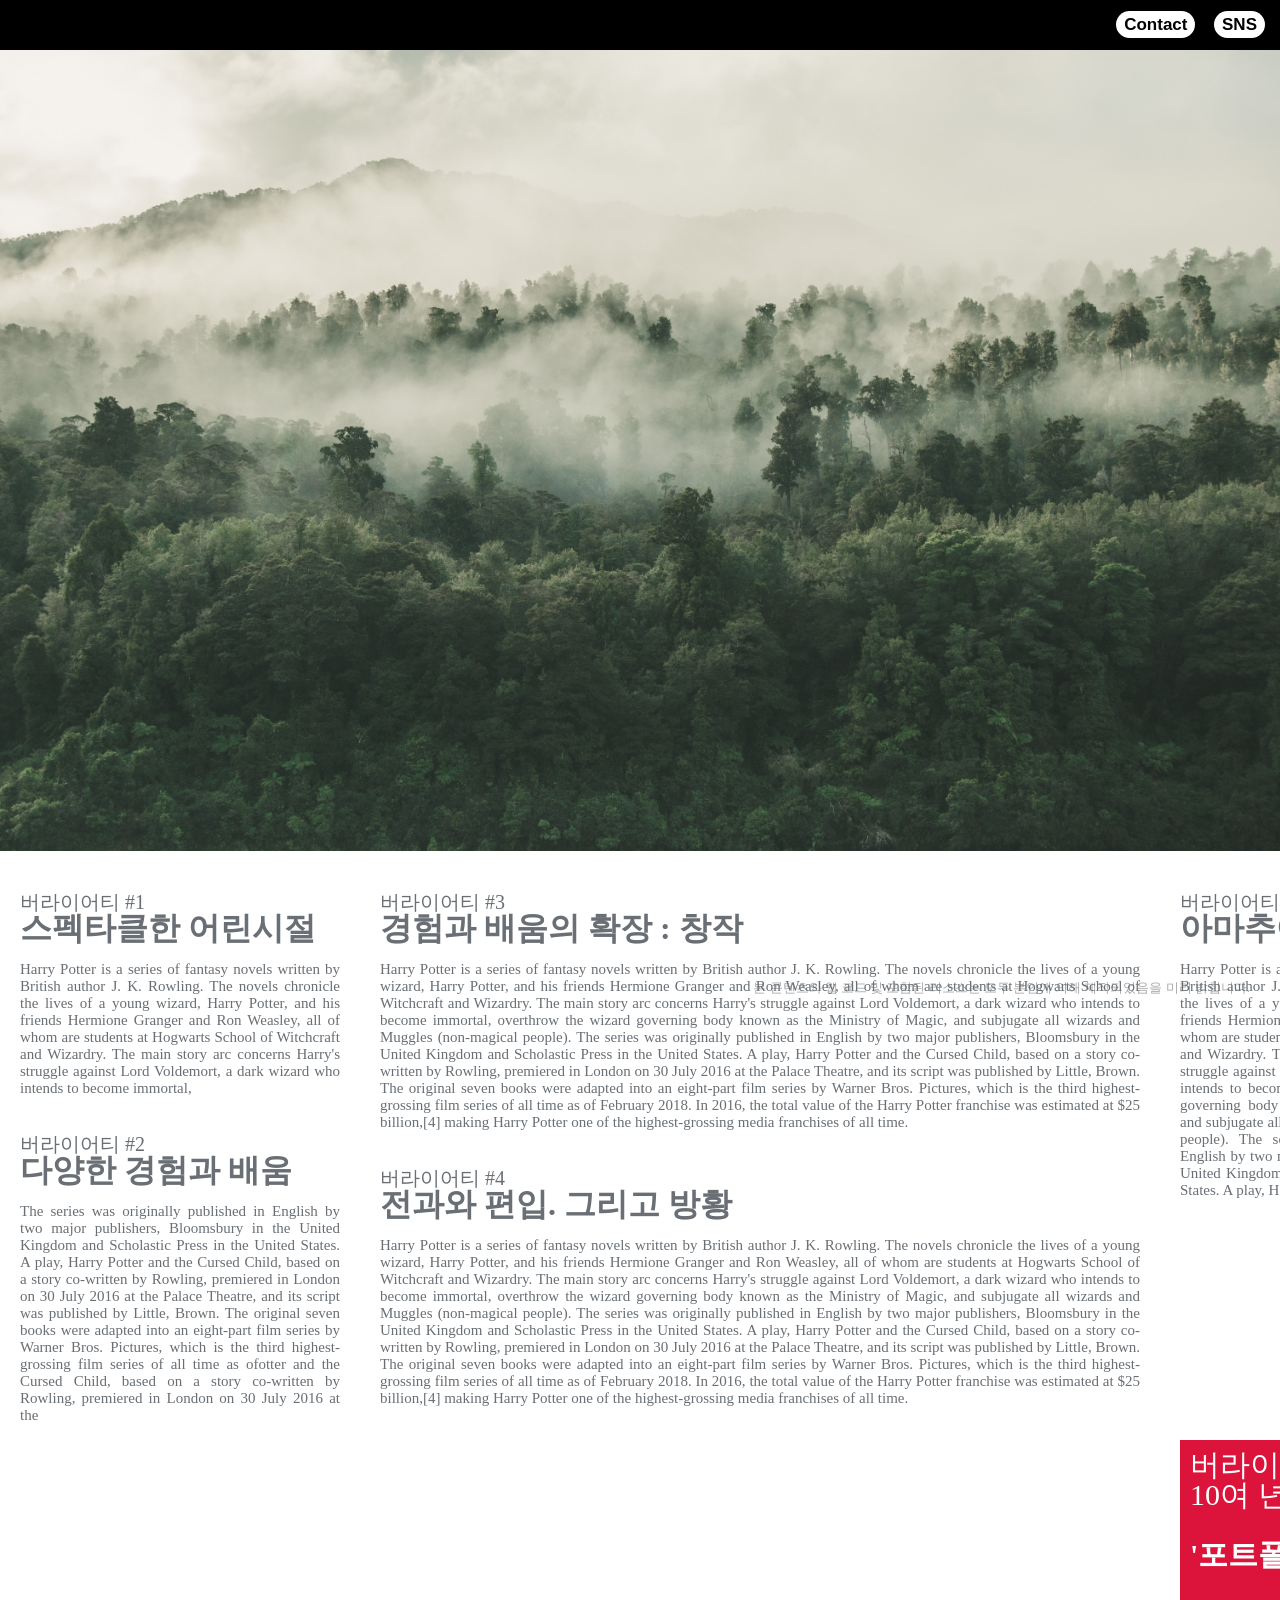
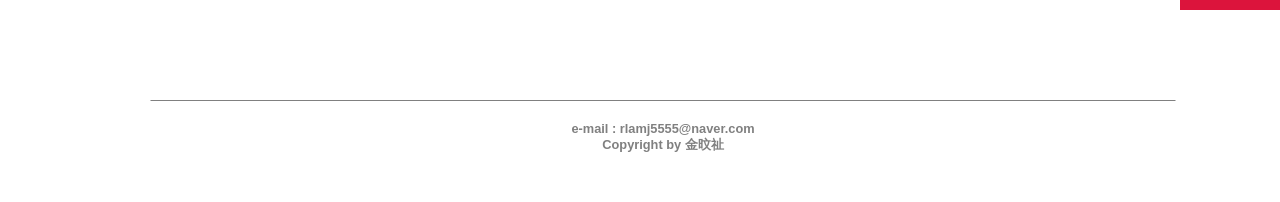
<file: web_file/index.html>
<!DOCTYPE html>
<html lang="ko">
<head>
    <meta charset="UTF-8">
    <title>Fedrick</title>
    <link rel="shortcut icon" href="images/favicon.ico">
    <link rel="stylesheet" href="./reset.css">
    <link rel="stylesheet" href="./project_port.css">
 
    <style>
    </style>
</head>
<body>
    <div id = "wrap">
        
            <span class = "top_img"><img src="../image_source/Photo%20by%20Tobias%20Tullius%20on%20Unsplash.jpg" alt="#"></span>
            <span class = "black"></span>
            <span class="text">"프로를 꿈꾸는 아마추어 인생 플레이어!"</span>
            <span class="small"><span class = "life">'이번 생은 처음이라'</span> 서투른 <br>버라이어티한 인생기</span>
            <span class="right">본 콘텐츠와 웹 코드 및 포함된 리소스는 모두 본인에 의해 제작되었음을 미리 밝힙니다.</span>
            <div class="me">
                <h1 class="me"><span class = "cont">버라이어티 #1</span><br>스펙타클한 어린시절</h1>
                <p class="me">
                    Harry Potter is a series of fantasy novels written by British author J. K. Rowling. The novels chronicle the lives of a young wizard, Harry Potter, and his friends Hermione Granger and Ron Weasley, all of whom are students at Hogwarts School of Witchcraft and Wizardry. The main story arc concerns Harry's struggle against Lord Voldemort, a dark wizard who intends to become immortal, 
                </p>
                
                <h1 class = "2ndme"><span class = "cont">버라이어티 #2</span><br>다양한 경험과 배움</h1>
                <p class = "2ndme">   
                    The series was originally published in English by two major publishers, Bloomsbury in the United Kingdom and Scholastic Press in the United States. A play, Harry Potter and the Cursed Child, based on a story co-written by Rowling, premiered in London on 30 July 2016 at the Palace Theatre, and its script was published by Little, Brown. The original seven books were adapted into an eight-part film series by Warner Bros. Pictures, which is the third highest-grossing film series of all time as ofotter and the Cursed Child, based on a story co-written by Rowling, premiered in London on 30 July 2016 at the 

                </p>
            </div>

            <div class="sound">
                <h1 class="sound"><span class = "cont">버라이어티 #3</span><br>경험과 배움의 확장 : 창작</h1>
                <p class="sound">
                    Harry Potter is a series of fantasy novels written by British author J. K. Rowling. The novels chronicle the lives of a young wizard, Harry Potter, and his friends Hermione Granger and Ron Weasley, all of whom are students at Hogwarts School of Witchcraft and Wizardry. The main story arc concerns Harry's struggle against Lord Voldemort, a dark wizard who intends to become immortal, overthrow the wizard governing body known as the Ministry of Magic, and subjugate all wizards and Muggles (non-magical people).

                    The series was originally published in English by two major publishers, Bloomsbury in the United Kingdom and Scholastic Press in the United States. A play, Harry Potter and the Cursed Child, based on a story co-written by Rowling, premiered in London on 30 July 2016 at the Palace Theatre, and its script was published by Little, Brown. The original seven books were adapted into an eight-part film series by Warner Bros. Pictures, which is the third highest-grossing film series of all time as of February 2018. In 2016, the total value of the Harry Potter franchise was estimated at $25 billion,[4] making Harry Potter one of the highest-grossing media franchises of all time.

                </p>
                
                
                  <h1 class="sound_2"><span class = "cont">버라이어티 #4</span><br>전과와 편입. 그리고 방황</h1>
                <p class="sound_2">
                    Harry Potter is a series of fantasy novels written by British author J. K. Rowling. The novels chronicle the lives of a young wizard, Harry Potter, and his friends Hermione Granger and Ron Weasley, all of whom are students at Hogwarts School of Witchcraft and Wizardry. The main story arc concerns Harry's struggle against Lord Voldemort, a dark wizard who intends to become immortal, overthrow the wizard governing body known as the Ministry of Magic, and subjugate all wizards and Muggles (non-magical people).

                    The series was originally published in English by two major publishers, Bloomsbury in the United Kingdom and Scholastic Press in the United States. A play, Harry Potter and the Cursed Child, based on a story co-written by Rowling, premiered in London on 30 July 2016 at the Palace Theatre, and its script was published by Little, Brown. The original seven books were adapted into an eight-part film series by Warner Bros. Pictures, which is the third highest-grossing film series of all time as of February 2018. In 2016, the total value of the Harry Potter franchise was estimated at $25 billion,[4] making Harry Potter one of the highest-grossing media franchises of all time.

                </p>
        </div>
        
        <div class=graphic>
            <h1 class="graphic"><span class = "cont">버라이어티 #5</span><br>아마추어지만 괜찮아.</h1>
            <p class="graphic">
                Harry Potter is a series of fantasy novels written by British author J. K. Rowling. The novels chronicle the lives of a young wizard, Harry Potter, and his friends Hermione Granger and Ron Weasley, all of whom are students at Hogwarts School of Witchcraft and Wizardry. The main story arc concerns Harry's struggle against Lord Voldemort, a dark wizard who intends to become immortal, overthrow the wizard governing body known as the Ministry of Magic, and subjugate all wizards and Muggles (non-magical people).

                The series was originally published in English by two major publishers, Bloomsbury in the United Kingdom and Scholastic Press in the United States. A play, Harry Potter and the 
                
            </p>
        </div>
    
       
        <span class="portfolio"><a href="./port_cont.html">버라이어티한 그녀의, <br>10여 년간의 행적. <br><br><span class = "zoom">'포트폴리오'</span></a></span>
        
      
  <!--      
        <ul class="left_mnu">
            <li class="me">Me</li>
            <li class="sound">compose/Sound Design</li>
            <li class="">Graphic</li>
        </ul>        
        -->
    </div>
     <ul class="tp_mnu">
         <li class="contact"><a href="./contact.html">Contact</a></li>
            <li class="sns"><a href="./sns.html">SNS</a></li>
     </ul>
     <footer>e-mail : rlamj5555@naver.com <br>Copyright by 金旼祉</footer>
  
    
</body>
</html>











<!--다들 하니까 하는 일이 아니라 내가 하고 싶어서 하는 일을 하자.-->
</file>
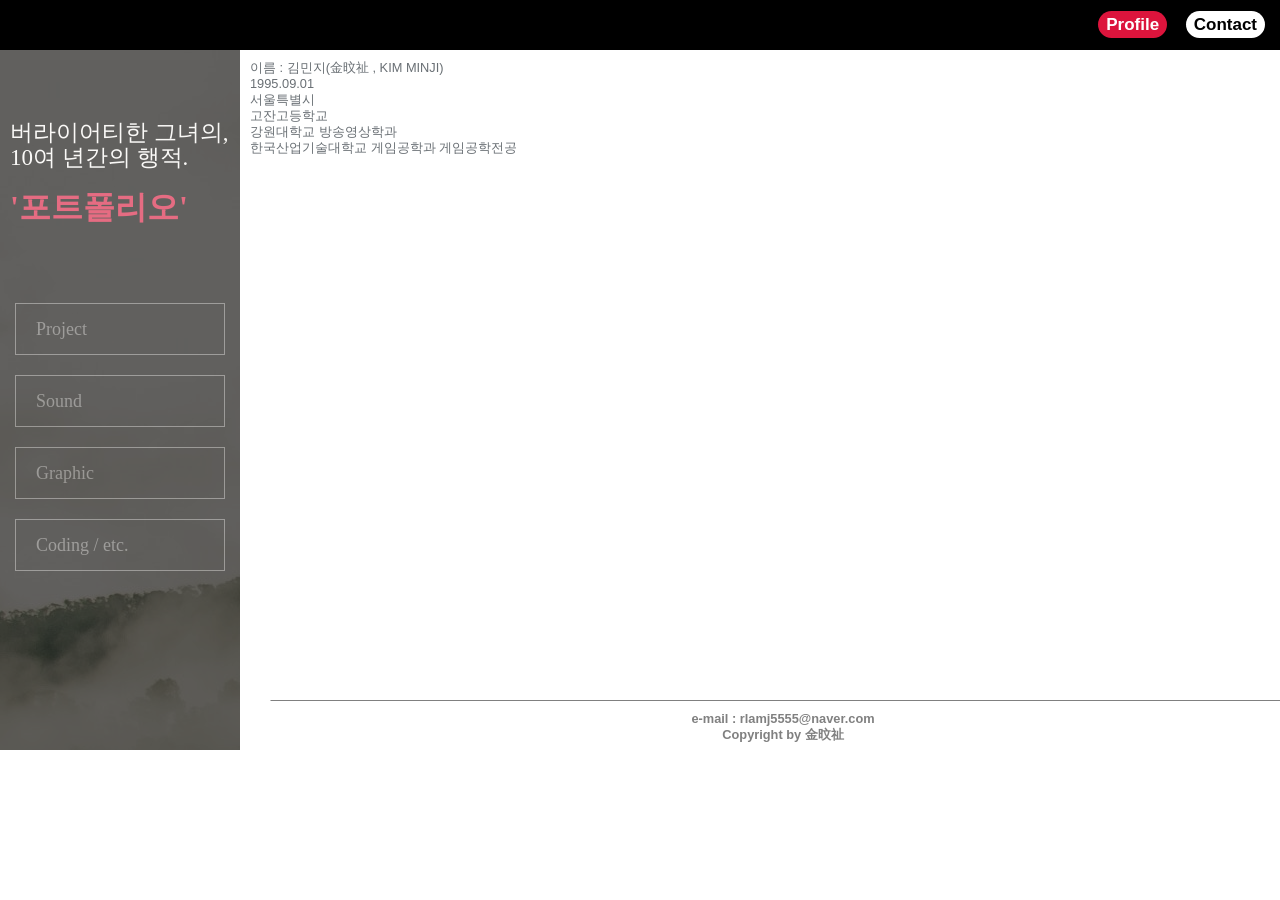
<file: contact.html>
<!DOCTYPE html>
<html lang="ko">
<head>
    <meta charset="UTF-8">
    <title>Portfolio</title>
    <link rel="shortcut icon" href="images/favicon.ico">
    <link rel="stylesheet" href="./reset.css">
    <link rel="stylesheet" href="./contact.css">
 
    <style>
    </style>
</head>
<body>
    <div id = "wrap">
    </div>
     <ul class="tp_mnu">
         <li class="contact"><a href="./contact.html">Profile</a></li>
            <li class="sns"><a href="./sns.html">Contact</a></li>
     </ul>
     
     <div class="backimg">     
     </div>
     
     <div class="left">
          <h1 class="tit">버라이어티한 그녀의, <br>10여 년간의 행적. <br><br><span class = "font">'포트폴리오'</span></h1>
         
         <ul class="left">
            <a href="./port_project.html"><li class="etc">Project</li></a>
            <a href="./port_sound.html"><li class="sound">Sound</li></a>
            <a href="#"><li class="graphic">Graphic</li></a>
            <a href="#"><li class="programming">Coding / etc.</li></a>
<!--            <a href="#"><li class="etc">etc.</li></a>-->
         </ul>
     </div>
     
     
     <div class="cent">
         <span class="pht"></span>
         <ul class="profile">
             <li class="name">이름 : 김민지(金旼祉
             , KIM MINJI)</li>
             <li class="birth">1995.09.01</li>
             <li class="address">서울특별시</li>
             <li class="school">
                 <ul class="sch">
                     <li class="high">고잔고등학교</li>
                     <li class="frst_univ">강원대학교 방송영상학과</li>
                     <li class="2nd_univ">한국산업기술대학교 게임공학과 게임공학전공 </li>
                 </ul>
             </li>
             <li class="contest"></li>
             <li class="sns"></li>
         </ul>
         
     </div>
    
     <footer>e-mail : rlamj5555@naver.com <br>Copyright by 金旼祉</footer>
  
    
</body>
</html>
</file>
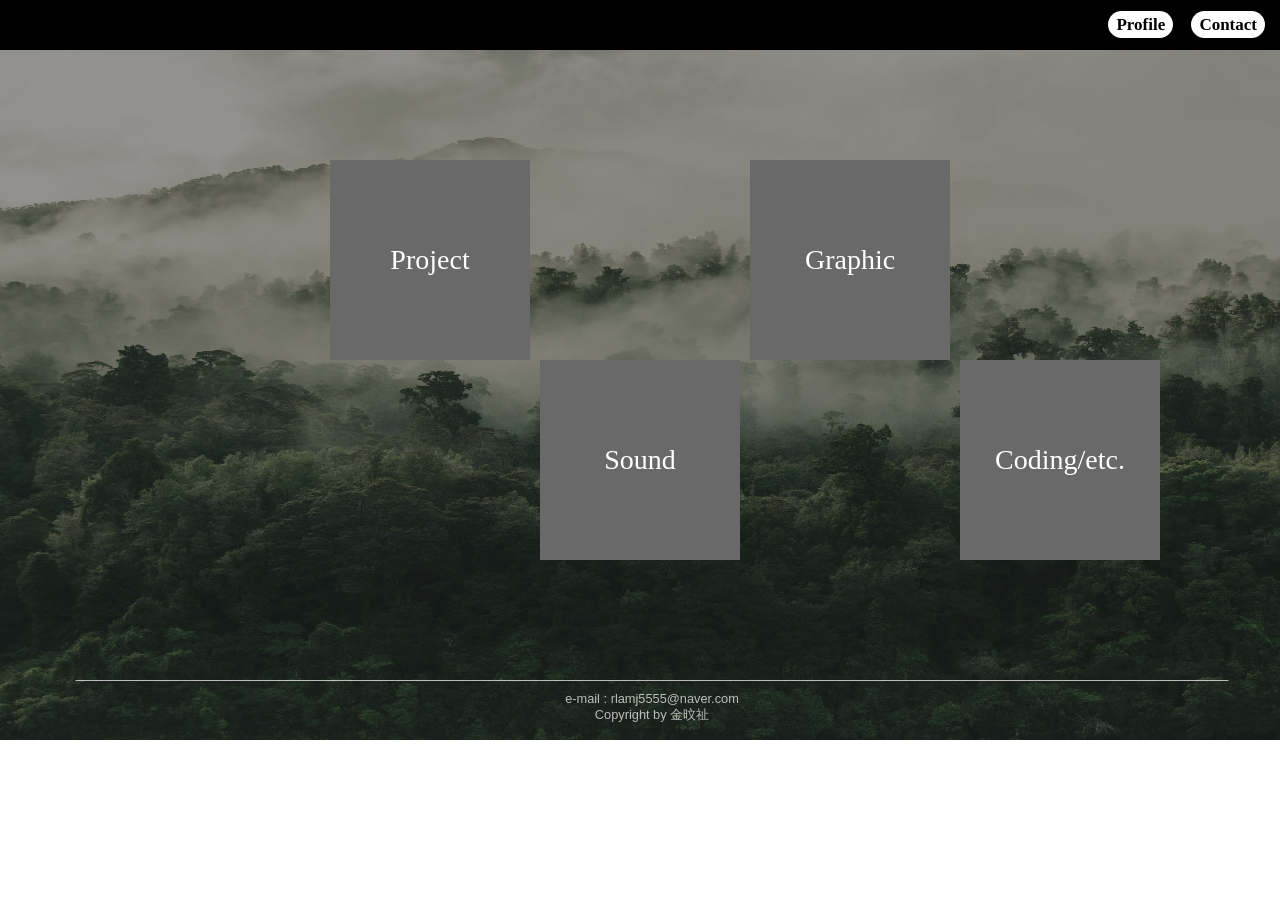
<file: port_cont.html>
<!DOCTYPE html>
<html lang="ko">
<head>
    <meta charset="UTF-8">
    <title>Portfolio</title>
    <link rel="shortcut icon" href="images/favicon.ico">
    <link rel="stylesheet" href="./reset.css">
    <link rel="stylesheet" href="./port_cont.css">
 
    <style>
    </style>
</head>
<body>
    <div id = "wrap">
        <ul class="tp_mnu">
         <li class="contact"><a href="./contact.html">Profile</a></li>
            <li class="sns"><a href="./sns.html">Contact</a></li>
     </ul>
     
     <div class="backimg">
     <img src="../image_source/Photo%20by%20Tobias%20Tullius%20on%20Unsplash.jpg" alt="">  
     
      <p class="filter"></p>        
      
     </div>
     
   <div class="mnu">
       <a href="../web_file/port_project.html"> <p class="frst">
       <span class="tx">Project</span>
       <span class="bg">
           <img src="../design_file/hes/hes_1x1.jpg" alt="#">
           </span>
           </p>
       </a>
    
    
  
       <a href="../web_file/port_sound.html"> <p class="sec"> <span class="bg"><img src="../design_file/nwc_1x1.png" alt="#">
           </span>
       <span class="tx">Sound</span></p>
       </a>
     
    
   
       <a href="../web_file/port_graphic.html"> <p class="thrd"><span class="tx">Graphic</span>
       <span class="bg"><img src="../design_file/piano/piano_1x1.jpg" alt="#">
           </span></p></a>
    
    
     
       <a href="../web_file/port_programming.html"><p class="four"><span class="bg"><img src="../design_file/coding_1x1.png" alt="#">
           </span>
        <span class="tx">Coding/etc.</span></p></a>
         </div>
       


     
    </div>
    
     <footer>e-mail : rlamj5555@naver.com <br>Copyright by 金旼祉</footer>
  
    
</body>
</html>
</file>
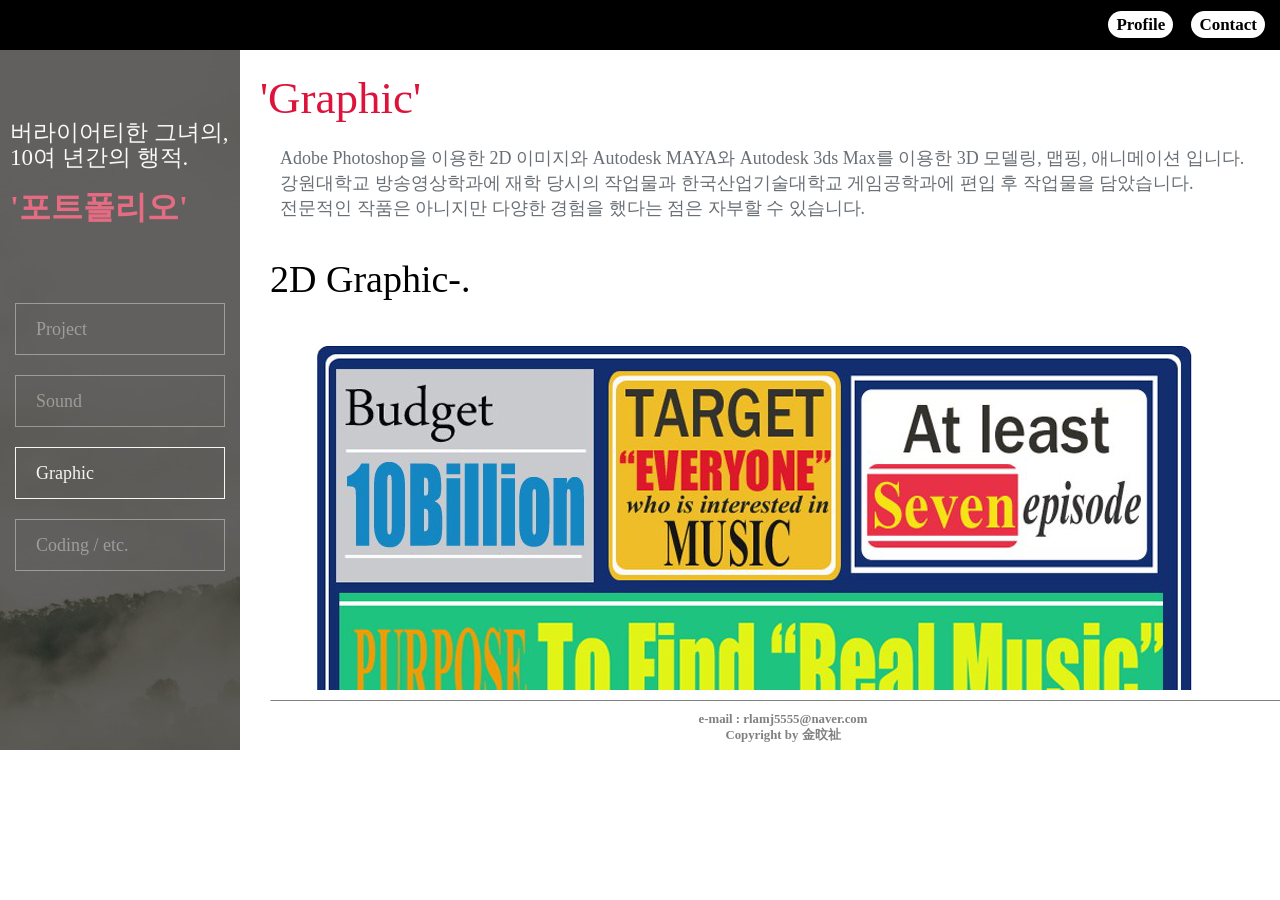
<file: port_graphic.html>
<!DOCTYPE html>
<html lang="ko">
<head>
    <meta charset="UTF-8">
    <title>Portfolio</title>
    <link rel="shortcut icon" href="images/favicon.ico">
    <link rel="stylesheet" href="./reset.css">
    <link rel="stylesheet" href="./port_graphic.css">
</head>
<body>
   <div id="wrap">
    
     <ul class="tp_mnu">
         <li class="contact"><a href="./contact.html">Profile</a></li>
            <li class="sns"><a href="./sns.html">Contact</a></li>
     </ul>
     
     <div class="backimg">     
     </div>
     
     <div class="left">
          <h1 class="tit">버라이어티한 그녀의, <br>10여 년간의 행적. <br><br><span class = "font">'포트폴리오'</span></h1>
         <ul class="left">
            <a href="./port_project.html"><li class="etc">Project</li></a>
            <a href="./port_sound.html"><li class="sound">Sound</li></a>
            <a href="./port_graphic.html"><li class="graphic">Graphic</li></a>
            <a href="./port_programming.html"><li class="programming">Coding / etc.</li></a>
<!--            <a href="./port_programming.html"><li class="etc">etc.</li></a>-->
         </ul>
     </div>
     
     
     <div class="cent">
         <h1>'Graphic'</h1>
         <p class = "reason">
              Adobe Photoshop을 이용한 2D 이미지와 Autodesk MAYA와 Autodesk 3ds Max를 이용한 3D 모델링, 맵핑, 애니메이션 입니다. <br>강원대학교 방송영상학과에 재학 당시의 작업물과 한국산업기술대학교 게임공학과에 편입 후 작업물을 담았습니다. <br> 전문적인 작품은 아니지만 다양한 경험을 했다는 점은 자부할 수 있습니다.

         </p>
         
         
         <div class="maya">
             <h2>2D Graphic-.</h2>
             <div class = "maya">
               <span class="desc"></span>
               <div class="art_1">
                    <img class = "main" src="../design_file/broadcast/label.png" alt="#">
                    
                    <img class = "red"  src="../design_file/broadcast/label_2.jpg" alt="#">
                    
                    <img class = "green-grey" src="../design_file/broadcast/label_3.jpg" alt="#">
                    
                    <img class = "circle" src="../design_file/broadcast/6.jpg" alt="#">
                    
                    <p>
                        <span class = "title">
                        Retro Label Design</span><br><br>
                        Date : 2014.10.28 <br>
                        Graphic Tool : Adobe Photoshop CS3 Extended <br>Description : 
                        방송영상학과 1학년에 재학 중일 당시 수강했던 그래픽 수업에서 방송 프로그램의 포맷을 자유롭게 이미지로 표현해보는, <br><span class = "space"> 조금은 난해하고 어려운 과제를 수행하게되었습니다. </span><br><span class = "space">저는 색의 균형에 힘써, 오디션 프로그램의 포맷을 레트로한 무드의 라벨 디자인으로 표현했습니다.</span> 
                   </p>
               </div>          
               
               <div class="tabaco">
                    <img class = "tabaco" src="../design_file/tabaco/KakaoTalk_20151212_221151552.jpg"; alt="#">
                    
                     <img src="../design_file/tabaco/7.jpg" alt="" class="model">
                     
                      <img src="../design_file/tabaco/8.jpg" alt="" class="mapping"> 
                    <p>
                        <span class = "title">제9회 흡연에티켓 공모전</span><br><br>
                        Date : 2017.12.12 <br>
                        Graphic Tool : Autodesk MAYA, Adobe Photoshop CS3 Extended <br>
                        Description : 2015년 12월에 진행된 한국 필립모리스(주)가 주최하는 제9회 흡연에티켓 공모전에 출품했던 작품입니다. <br> <span class="space">담배를 MAYA를 이용해 모델링하고 포토샵으로 작업한 텍스처를 맵핑했습니다. </span><br><span class="space">처음 참여했던 공모전이기 때문에 의미가 큽니다.
                        </span>
                   </p>
               </div>      
               
             
         <div class="max">
             <h2 class="tit">3D Graphic-.</h2>
               <div class="art_3">
                    <img class = "hand_1" src="../design_file/hands/1.jpg"; alt="#"> 
                    <img class = "hand_2" src="../design_file/hands/2.jpg"; alt="#"> 
                    <img class = "hand_3" src="../design_file/hands/3.jpg"; alt="#"> 
                    <img class = "hand_4" src="../design_file/hands/4.jpg"; alt="#"> 
                  
                    <p>
                        <span class = "title">hands</span><br><br>
                        Date : 2015.10.28 <br>
                        Graphic Tool : Autodesk MAYA, Adobe Photoshop CS3 Extended <br>
                        Description : 2학년이 되어 수강하게 된 '컴퓨터그래픽스' 과목의 수업 방식은 특별했습니다. <span class="space"> <br>교수님께서는MAYA라는 프로그램을 설치하게 하신 후 독학으로 프로그램을 공부하는 것을 과제로 내주셨습니다.</span> <span class="space"> <br>그리고 이를 평가하기 위해 자신의 손을 만들어 제출하는 것을 프로젝트로 하여 성적을 주신다고 했습니다.</span><br> <span class="space">이 작업이 의미를 가지는 이유는, 제가 처음으로 MAYA라는 툴을 이용하여 만들어낸 작품이라는 의의 때문입니다.</span>
                   </p>
               </div>  
               
               
               <div class="piano">
                    <img class = "piano_1" src="../design_file/piano/1.jpg"; alt="#"> 
                    <img src="../design_file/piano/2.jpg" alt="#" class="piano_2">
                     <img src="../design_file/piano/3.jpg" alt="#" class="piano_3">
                      <img src="../design_file/piano/4.jpg" alt="#" class="piano_4">
                       <img src="../design_file/piano/5.jpg" alt="#" class="piano_5">
                       <img src="../design_file/piano/6.jpg" alt="#" class="piano_6">
                    <p>
                        <span class = "title">Piano Musicbox</span><br><br>
                        Date : 2015.12.16 <br>
                        Graphic Tool : Autodesk MAYA, Adobe Photoshop CS3 Extended <br>
                        Description : 방송영상학과에 재학 중일 당시 저는 그래픽과 음향 공부에 빠져있었습니다. <span class="space"> <br>수강 중이던 '컴퓨터그래픽스' 과목에서 자유 주제로 MAYA를 이용한 프로젝트를 진행하게 되었습니다.</span> <span class="space"> <br>저는 자연스럽게 평소에 사랑하던 피아노를 주제로 하게 되었고, 제작하게 되었습니다. </span><br> <span class="space">멘탈레이를 통한 렌더링 작업을 한 모습입니다.</span>
                   </p>
               </div>  
            
            
            </div>
         </div>
         
         </div>
         
         
     <!--    
          <div class="max">
             <h2>Video(Graphic)-.</h2>
             <p class = "reason">
 
             </p>
         
             <span class="desc"></span>
                  <div class="art_1">
                    <img class = "album_1" src="../album_art/green.jpg"; alt="#"> 
                    <p>
                        <span class = "title">Day Dreaming</span><br><br>
                        date : 2018.1.1 <br>
                        graphic-tool : Autodesk MAYA <br>
                        description : and the Cursed Child, based on a story co-written by Rowling, <br>premiered in London on 30 July 2016 at the Palace Theatre, and its ild, based on a story co-writte
                   </p>
               </div>          
               
               <div class="art_2">
                    <img class = "album_1" src="../album_art/green.jpg"; alt="#"> 
                    <p>
                        <span class = "title">Day Dreaming</span><br><br>
                        date : 2018.1.1 <br>
                        graphic-tool : Autodesk MAYA <br>
                        description : and the Cursed Child, based on a story co-written by Rowling, <br>premiered in London on 30 July 2016 at the Palace Theatre, and its ild, based on a story co-writte
                   </p>
               </div>      
               
               <div class="art_3">
                    <img class = "album_1" src="../album_art/green.jpg"; alt="#"> 
                    <p>
                        <span class = "title">Day Dreaming</span><br><br>
                        date : 2018.1.1 <br>
                        graphic-tool : Autodesk MAYA <br>
                        description : and the Cursed Child, based on a story co-written by Rowling, <br>premiered in London on 30 July 2016 at the Palace Theatre, and its ild, based on a story co-writte
                   </p>
               </div>  
               
         
         
         </div>-->
     </div>
    
     <footer>e-mail : rlamj5555@naver.com <br>Copyright by 金旼祉</footer>
  
</div>
</body>
</html>
</file>
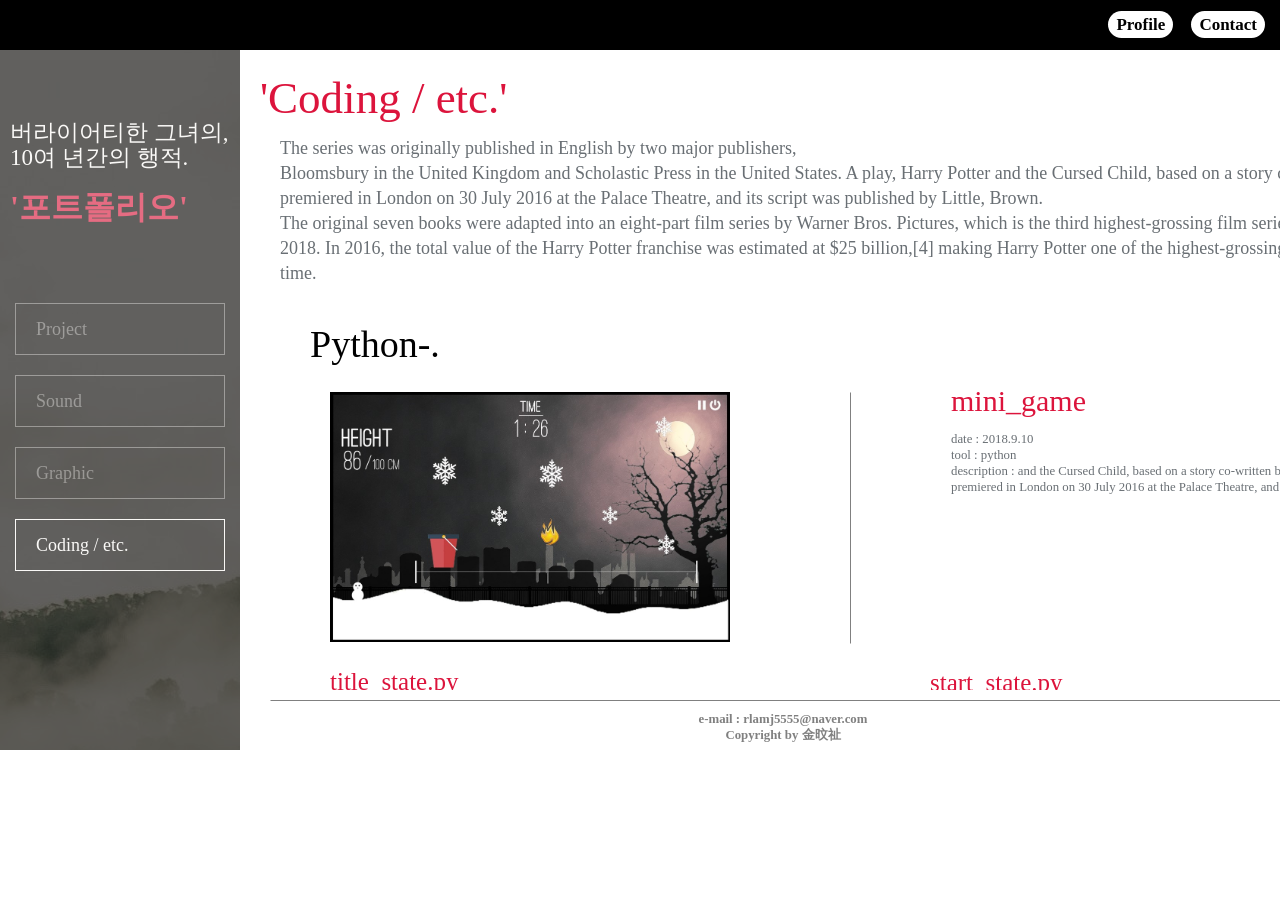
<file: port_programming.html>
<!DOCTYPE html>
<html lang="ko">
<head>
    <meta charset="UTF-8">
    <title>Portfolio</title>
    <link rel="shortcut icon" href="images/favicon.ico">
    <link rel="stylesheet" href="./reset.css">
    <link rel="stylesheet" href="./port_programming.css">
 

</head>
<body>
    <div id = "wrap">
   
     <ul class="tp_mnu">
         <li class="contact"><a href="./contact.html">Profile</a></li>
            <li class="sns"><a href="./sns.html">Contact</a></li>
     </ul>
     
     <div class="backimg">     
     </div>
     
     <div class="left">
          <h1 class="tit">버라이어티한 그녀의, <br>10여 년간의 행적. <br><br><span class = "font">'포트폴리오'</span></h1>
          
         <ul class="left">
            <a href="./port_project.html"><li class="etc">Project</li></a>
            <a href="./port_sound.html"><li class="sound">Sound</li></a>
            
            <a href="./port_graphic.html"><li class="graphic">Graphic</li></a>
             
            <a href="./port_programming.html"><li class="programming">Coding / etc.</li></a>
             
<!--            <a href="#"><li class="etc">etc.</li></a>-->
             
         </ul>
     </div>
     
     
     <div class="cent">
         <h1>'Coding / etc.'</h1>
         <p class = "reason">
                       The series was originally published in English by two major publishers,<br>Bloomsbury in the United Kingdom and Scholastic Press in the United States. A play, Harry Potter and the Cursed Child, based on a story co-written by Rowling, premiered in London on 30 July 2016 at the Palace Theatre, and its script was published by Little, Brown.<br> The original seven books were adapted into an eight-part film series by Warner Bros. Pictures, which is the third highest-grossing film series of all time as of February 2018. In 2016, the total value of the Harry Potter franchise was estimated at $25 billion,[4] making Harry Potter one of the highest-grossing media franchises of all time.

         </p>
         
         
         <div class="programming">
             <h2>Python-.</h2>
             <div class="py">
                 <img src="../design_file/snow_game/snow_game.jpg" alt="2dgp_minigame_project_prev">
                 <p class = "desc">
                     <span class = "title">mini_game</span><br><br>
                     date : 2018.9.10 <br>
                     tool : python <br>
                     description  : and the Cursed Child, based on a story co-written by Rowling, <br>premiered in London on 30 July 2016 at the Palace Theatre, and its ild, based on a story co-writte
                 </p>
                 
                 <div class="code">
                    <h2 class="title">title_state.py</h2><br>
                     <p class="code_1">
                     
                        import game_framework <br>
                        import Stage1<br>
                        import Stage2<br>
                        import  map_select_state<br>
                        from pico2d import *<br><br>


                        name = "TitleState"<br>
                        image = None<br><br>

                        stage = 0<br><br>

                        map1 = 1<br>
                        map2 = 2<br><br>

                        def enter():<br>
                            global image<br>
                            image = load_image('title_state.png')<br><br>


                        def exit():<br>
                            global image<br>
                            del(image)<br><br>

                        def handle_events(frame_time):<br>
                            events = get_events()<br>
                            for event in events:<br>
                                if event.type == SDL_QUIT:<br>
                                    game_framework.quit()<br>
                                else:<br>
                                    if(event.type, event.key) == (SDL_KEYDOWN, SDLK_ESCAPE):<br>
                                        game_framework.change_state(map_select_state)<br>
                                    elif(event.type, event.key) == (SDL_KEYDOWN, SDLK_SPACE):<br>
                                        if(stage == map1):<br>
                                            game_framework.change_state(Stage1)<br>
                                        elif(stage == map2):<br>
                                            game_framework.change_state(Stage2)<br><br>

                        def draw(frame_time):<br>
                            clear_canvas()<br>
                            image.draw(400,300)<br>
                            update_canvas()<br><br>

                        def update(frame_time):<br>
                            pass<br><br>

                        def pause():<br>
                            pass<br><br>

                        def resume():<br>
                            pass
</p>
                
                    <h2 class="title_2">start_state.py</h2><br>
                    <p class="code_2"> 
                       import game_framework <br>
                        import map_select_state<br>
                        from pico2d import *<br><br>


                        name = "StartState"<br>
                        image = None<br>
                        logo_time = 0.0<br><br>


                        def enter():<br>
                            global image<br>
                            open_canvas()<br>
                            image = load_image('start_state.png')<br>
                            pass<br><br>


                        def exit():<br>
                            global image<br>
                            del(image)<br>
                            close_canvas()<br>
                            pass<br><br>


                        def update(frame_time):<br>
                            global logo_time<br><br>

                            if(logo_time > 1.0):<br>
                                logo_time = 0<br>
                                #game_framework.quit()<br>
                                game_framework.push_state(map_select_state)<br>
                            delay(0.01)<br>
                            logo_time += 0.01<br><br>


                        def draw(frame_time):<br>
                            global image<br>
                            clear_canvas()<br>
                            image.draw(400,300)<br>
                            update_canvas()<br><br>




                        def handle_events(frame_time):<br>
                            events = get_events()<br>
                            pass<br><br>


                        def pause(): pass<br><br>


                        def resume(): pass
                    </p>
                     
                     
                    <h2 class="title_3">snow.py</h2><br>
                    <p class="code_3"> 
                    import random <br>

                    from pico2d import *<br>

                    class Snow:<br><br>

                        image = None;<br><br>

                        SPEED = None<br>
                        snowSound = None<br>
                        def __init__(self):<br>
                            self.x, self.y = random.randint(20, 780), 590<br>
                            self.SPEED = random.randint(50,200)<br>
                            if Snow.image == None:<br>
                                Snow.image = load_image('bigsnow.png')<br>
                            if Snow.snowSound == None:<br>
                                Snow.snowSound = load_music('bbi.mp3')<br>
                                Snow.snowSound.set_volume(10)<br><br>

                        def update(self, frame_time):<br>
                            self.y -= (self.SPEED * frame_time)<br><br>


                        def draw(self, frame_time):<br>
                            self.image.draw(self.x, self.y)<br><br>

                        def get_bb(self):<br>
                            return self.x - 30, self.y - 30, self.x + 30, self.y + 30<br><br>

                        def draw_bb(self):<br>
                            draw_rectangle(*self.get_bb())<br><br>

                        def resetSnow(self):<br>
                            self.snowSound.play()<br>
                            self.x, self.y = random.randint(20, 780), 590<br>
                            self.SPEED = random.randint(50, 200)<br>
                        def groundReset(self):<br>
                            self.x, self.y = random.randint(20, 780), 590<br>
                            self.SPEED = random.randint(50, 200)<br>

                    </p>
                
                      
                    <h2 class="title_4">bucket.py</h2><br>
                    <p class="code_4"> 
                    import random <br><br>

                    from pico2d import *<br><br>

                    class Bucket:<br>
                        PIXEL_PER_METER = (10.0 / 0.3)           # 10 pixel 30 cm<br>
                        RUN_SPEED_KMPH = 40.0                    # Km / Hour<br>
                        RUN_SPEED_MPM = (RUN_SPEED_KMPH * 1000.0 / 60.0)<br>
                        RUN_SPEED_MPS = (RUN_SPEED_MPM / 60.0)<br>
                        RUN_SPEED_PPS = (RUN_SPEED_MPS * PIXEL_PER_METER)<br><br>

                        TIME_PER_ACTION = 0.5<br>
                        ACTION_PER_TIME = 1.0 / TIME_PER_ACTION<br>
                        FRAMES_PER_ACTION = 8<br><br>

                        image = None<br>
                        font = None<br>
                        LEFT_RUN, RIGHT_RUN, LEFT_STAND, RIGHT_STAND = 0, 1, 2, 3<br><br>

                        def __init__(self):<br>
                            self.x, self.y = 375, 90<br>
                            self.frame = random.randint(0, 7)<br>
                            self.life_time = 0.0<br>
                            self.total_frames = 0.0<br>
                            self.dir = 0<br>
                            self.state = self.RIGHT_STAND<br>
                            if Bucket.image == None:<br>
                                Bucket.image = load_image('bucket_sheet.png')<br>
                            if Bucket.font == None:<br>
                                Bucket.font = load_font('OpenSansLight.TTF', 32)<br><br>



                        def update(self, frame_time):<br>
                            def clamp(minimum, x, maximum):<br>
                                return max(minimum, min(x, maximum))<br><br>

                            self.life_time += frame_time<br>
                            distance = Bucket.RUN_SPEED_PPS * frame_time<br>
                            self.total_frames += Bucket.FRAMES_PER_ACTION * <br>Bucket.ACTION_PER_TIME * frame_time<br>
                            self.frame = int(self.total_frames) % 8<br>
                            self.x += (self.dir * distance)<br><br>

                            self.x = clamp(0, self.x, 800)<br><br>


                        def draw(self):<br>
                            self.image.clip_draw(self.frame * 100, self.state * 100,<br> 100, 100, self.x, self.y)<br><br>

                        def get_bb(self):<br>
                            return self.x - 50, self.y - 50, self.x + 50, self.y + 50<br>
                            pass<br><br>

                        def draw_bb(self):<br>
                            draw_rectangle(*self.get_bb())<br><br>

                        def getSnow(self):<br>
                            print("snow")<br><br>

                            pass<br><br>

                        def getFire(self):<br>
                            print("fire")<br><br>

                            pass<br><br>

                        def handle_event(self, event):<br>
                            if (event.type, event.key) == (SDL_KEYDOWN, SDLK_LEFT):<br>
                                if self.state in (self.RIGHT_STAND, self.LEFT_STAND, <br>self.RIGHT_RUN):<br>
                                    self.state = self.LEFT_RUN<br>
                                    self.dir = -1<br>
                            elif (event.type, event.key) == (SDL_KEYDOWN, SDLK_RIGHT):<br>
                                if self.state in (self.RIGHT_STAND, self.LEFT_STAND, <br>self.LEFT_RUN):<br>
                                    self.state = self.RIGHT_RUN<br>
                                    self.dir = 1<br>
                            elif (event.type, event.key) == (SDL_KEYUP, SDLK_LEFT):<br>
                                if self.state in (self.LEFT_RUN,):<br>
                                    self.state = self.LEFT_STAND<br>
                                    self.dir = 0<br>
                            elif (event.type, event.key) == (SDL_KEYUP, SDLK_RIGHT):<br>
                                if self.state in (self.RIGHT_RUN,):<br>
                                    self.state = self.RIGHT_STAND<br>
                                    self.dir = 0<br>

                    </p>
                    
                   <h2 class="title_5">Stage1.py</h2><br>
                    <p class="code_5"> 
                    import random <br>
                    import json <br>
                    import os <br> <br>

                    from pico2d import * <br> <br>

                    from snow import Snow <br>
                    from bucket import Bucket <br>
                    from ground import Ground <br>
                    from fire import Fire <br>
                    from score import Score <br> <br>

                    import game_framework <br>
                    import title_state <br>
                    import gameclear <br>
                    import gameover <br> <br>

                    name = "MainState" <br> <br>

                    backgroundImage = None <br> <br>

                    snows = None <br>
                    bucket = None <br>
                    ground = None <br>
                    fires = None <br>
                    score = None <br> <br>

                    count = 0 <br> <br>

                    time = 0 <br> <br>

                    def collide(a,b): <br>
                        left_a,bottom_a,right_a,top_a = a.get_bb() <br>
                        left_b, bottom_b, right_b, top_b = b.get_bb() <br>
                        if left_a > right_b: return False <br>
                        if right_a &lt; left_b: return False <br>
                        if top_a &lt; bottom_b: return False<br>
                        if bottom_a > top_b: return False<br>
                        return True<br><br>

                    def create_world():<br>
                        global snows, bucket, ground, fires, time, score<br>
                        time = 0<br>
                        bucket = Bucket()<br>
                        ground = Ground()<br>
                        snows = [Snow() for i in range(15)]<br>
                        fires = [Fire() for i in range(5)]<br>
                        score = Score()<br>
                        pass<br><br>

                    def destroy_world():<br>
                        global snows, bucket, ground,fires, time<br><br>

                        del(snows)<br>
                        del(bucket)<br>
                        del(ground)<br>
                        del(fires)<br>
                        del(score)
<br><br>
                    def enter():<br>
                        print("Stage1")<br>
                        global backgroundImage<br>
                        backgroundImage = load_image('stage1_bg.png')<br>
                        create_world()<br><br>

                        pass<br><br>


                    def exit():<br><br>

                        pass<br><br>


                    def pause():<br>
                        pass<br><br>


                    def resume():<br>
                        pass<br><br>


                    def handle_events(frame_time):<br>
                        events = get_events()<br>
                        for event in events:<br>
                            if event.type == SDL_QUIT:<br>
                                game_framework.quit()<br>
                            elif event.type == SDL_KEYDOWN and event.key ==<br> SDLK_ESCAPE:<br>
                                game_framework.change_state(title_state)<br>
                            else:<br>
                                bucket.handle_event(event)<br><br>


                    def update(frame_time):<br>
                        global count, time<br>
                        bucket.update(frame_time)<br><br>

                        for snow in snows:<br>
                            snow.update(frame_time)<br>
                            if collide(ground,snow):<br>
                                snow.groundReset()<br>
                            if collide(bucket,snow):<br>
                                snow.resetSnow()<br>
                                bucket.getSnow()<br>
                                count += 1<br><br>

                        for fire in fires:<br>
                            fire.update(frame_time)<br>
                            if collide(ground,fire):<br>
                                fire.groundReset()<br>
                            if collide(bucket,fire):<br>
                                fire.resetFire()<br>
                                bucket.getFire()<br>
                        if 100 &lt; = count:<br>
                            game_framework.change_state(gameclear)<br>
                            count = 0<br>
                            time = 0<br>
                        elif 60 &lt; time:<br>
                            count = 0<br>
                            time = 0<br>
                            game_framework.change_state(gameover)<br><br>



                    def draw(frame_time):<br>
                        global time, count<br>
                        time += frame_time<br>
                        clear_canvas()<br>
                        backgroundImage.draw(400,300)<br>
                        bucket.draw()<br><br>

                        Bucket.font.draw(375,460,'%3.2f'%time,(255,255,255))<br>
                        score.font.draw(25,275,'%1.0f'%count,(255,255,255))<br>
                        for snow in snows:<br>
                            snow.draw(frame_time)<br><br>


                        for fire in fires:<br>
                            fire.draw(frame_time)<br><br>


                        update_canvas()<br>
                    
                    </p>
                    
                    <h2 class="title_6">Stage2.py</h2><br>
                    <p class="code_6">
                        import random <br>
                        import json<br>
                        import os<br><br>

                        from pico2d import *<br><br>

                        from ice import Ice<br>
                        from bucket import Bucket<br>
                        from ground import Ground<br>
                        from fire import Fire<br>
                        from score import Score<br><br>

                        import game_framework<br>
                        import title_state<br>
                        import gameclear<br>
                        import gameover<br><br>

                        name = "MainState"<br><br>

                        backgroundImage = None<br><br>

                        ices = None<br>
                        bucket = None<br>
                        ground = None<br>
                        fires = None<br>
                        score = None<br><br>

                        count = 0<br><br>

                        time = 0<br><br>

                        def collide(a,b):<br>
                            left_a,bottom_a,right_a,top_a = a.get_bb()<br>
                            left_b, bottom_b, right_b, top_b = b.get_bb()<br>
                            if left_a > right_b: return False<br>
                            if right_a &lt; left_b: return False<br>
                            if top_a &lt; bottom_b: return False<br>
                            if bottom_a > top_b: return False<br>
                            return True<br><br>

                        def create_world():<br>
                            global ices, bucket, ground, fires, time, score<br>
                            time = 0<br>
                            bucket = Bucket()<br>
                            ground = Ground()<br>
                            ices = [Ice() for i in range(15)]<br>
                            fires = [Fire() for i in range(5)]<br>
                            score = Score()<br>
                            pass<br><br>

                        def destroy_world():<br>
                            global ices, bucket, ground,fires, time<br><br>

                            del(ices)<br>
                            del(bucket)<br>
                            del(ground)<br>
                            del(fires)<br>
                            del(score)
<br><br>
                        def enter():<br>
                            print("Stage1")<br>
                            global backgroundImage<br>
                            backgroundImage = load_image('stage2_bg.png')<br>
                            create_world()<br><br>

                            pass<br><br>


                        def exit():<br><br>

                            pass<br><br>


                        def pause():<br>
                            pass<br><br>


                        def resume():<br>
                            pass<br><br>


                        def handle_events(frame_time):<br>
                            events = get_events()<br>
                            for event in events:<br>
                                if event.type == SDL_QUIT:<br>
                                    game_framework.quit()<br>
                                elif event.type == SDL_KEYDOWN and event.key == <br>SDLK_ESCAPE:<br>
                                    game_framework.change_state(title_state)<br>
                                else:<br>
                                    bucket.handle_event(event)<br><br>


                        def update(frame_time):<br>
                            global count, time<br>
                            bucket.update(frame_time)<br><br>

                            for ice in ices:<br>
                                ice.update(frame_time)<br>
                                if collide(ground,ice):<br>
                                    ice.groundReset()<br>
                                if collide(bucket,ice):<br>
                                    ice.resetIce()<br>
                                    bucket.getSnow()<br>
                                    count += 1<br><br>

                            for fire in fires:<br>
                                fire.update(frame_time)<br>
                                if collide(ground,fire):<br>
                                    fire.groundReset()<br>
                                if collide(bucket,fire):<br>
                                    fire.resetFire()<br>
                                    bucket.getFire()<br>
                            if 100 &lt;= count:<br>
                                game_framework.change_state(gameclear)<br>
                                count = 0<br>
                                time = 0<br>
                            elif 60 &lt; time:<br>
                                count = 0<br>
                                time = 0<br>
                                game_framework.change_state(gameover)
<br><br>


                        def draw(frame_time):<br>
                            global time, count<br>
                            time += frame_time<br>
                            clear_canvas()<br>
                            backgroundImage.draw(400,300)<br>
                            bucket.draw()<br>
                            Bucket.font.draw(375,460,'%3.2f'%time,(255,255,255))<br>
                            score.font.draw(20,395,'%1.0f'%count,(255,255,255))<br>
                            for ice in ices:<br>
                                ice.draw(frame_time)<br><br>


                            for fire in fires:<br>
                                fire.draw(frame_time)<br><br>


                            update_canvas()<br>


                        
                    </p>
                    
                                        
                    <h2 class="title_7">game_framework.py</h2><br>
                    <p class="code_7"> 
                    import time <br><br>


                    class GameState:<br>
                        def __init__(self, state):<br>
                            self.enter = state.enter<br>
                            self.exit = state.exit<br>
                            self.pause = state.pause<br>
                            self.resume = state.resume<br>
                            self.handle_events = state.handle_events<br>
                            self.update = state.update<br>
                            self.draw = state.draw<br><br>



                    class TestGameState:<br><br>

                        def __init__(self, name):<br>
                            self.name = name<br><br>

                        def enter(self):<br>
                            print("State [%s] Entered" % self.name)<br><br>

                        def exit(self):<br>
                            print("State [%s] Exited" % self.name)<br><br>

                        def pause(self):<br>
                            print("State [%s] Paused" % self.name)<br><br>

                        def resume(self):<br>
                            print("State [%s] Resumed" % self.name)<br><br>

                        def handle_events(self, frame_time):<br>
                            print("State [%s] handle_events(%f)" % (self.name, <br>frame_time))<br><br>

                        def update(self, frame_time):<br>
                            print("State [%s] update(%f)" % (self.name, frame_time))<br><br>

                        def draw(self, frame_time):<br>
                            print("State [%s] draw(%f)" % (self.name, frame_time))<br><br>



                    running = None<br>
                    stack = None<br><br>


                    def change_state(state):<br>
                        global stack<br>
                        pop_state()<br>
                        stack.append(state)<br>
                        state.enter()<br><br>



                    def push_state(state):<br>
                        global stack<br>
                        if (len(stack) > 0):<br>
                            stack[-1].pause()<br>
                        stack.append(state)<br>
                        state.enter()<br><br>



                    def pop_state():<br>
                        global stack<br>
                        if (len(stack) > 0):<br>
                            # execute the current state's exit function<br>
                            stack[-1].exit()<br>
                            # remove the current state<br>
                            stack.pop()<br><br>

                        # execute resume function of the previous state<br>
                        if (len(stack) > 0):<br>
                            stack[-1].resume()<br><br>



                    def quit():<br>
                        global running<br>
                        running = False<br><br>


                    def run(start_state):<br>
                        global running, stack<br>
                        running = True<br>
                        stack = [start_state]<br>
                        start_state.enter()<br>
                        current_time = time.clock()<br>
                        while (running):<br>
                            frame_time = time.clock() - current_time<br>
                            current_time += frame_time<br>
                            stack[-1].handle_events(frame_time)<br>
                            stack[-1].update(frame_time)<br>
                            stack[-1].draw(frame_time)<br>
                        # repeatedly delete the top of the stack<br>
                        while (len(stack) > 0):<br>
                            stack[-1].exit()<br>
                            stack.pop()<br><br>


                    def reset_time():<br>
                        global current_time<br>
                        current_time = time.clock()<br><br>

                    def test_game_framework():<br>
                        start_state = TestGameState('StartState')<br>
                        run(start_state)<br><br>



                    if __name__ == '__main__':<br>
                        test_game_framework()
                    </p>
                    
                                        
                    <h2 class="title_8">gameclear.py</h2><br>
                    <p class="code_8"> 
                        import game_framework  <br>
                        import  map_select_state<br>
                        from pico2d import *<br><br>


                        name = "TitleState"<br>
                        image = None<br><br>

                        stage = 0<br><br>

                        map1 = 1<br>
                        map2 = 2<br><br>

                        def enter():<br>
                            global image<br>
                            image = load_image('gameclear.png')<br><br>


                        def exit():<br>
                            global image<br>
                            del(image)<br><br>

                        def handle_events(frame_time):<br>
                            events = get_events()<br>
                            for event in events:<br>
                                if event.type == SDL_QUIT:<br>
                                    game_framework.quit()<br>
                                else:<br>
                                    if(event.type, event.key) == (SDL_KEYDOWN, <br>SDLK_ESCAPE):<br>
                                        game_framework.change_state(map_select_state)<br>
                                    elif(event.type, event.key) == (SDL_KEYDOWN, <br>SDLK_SPACE):<br>
                                        game_framework.change_state(map_select_state)
<br><br>
                        def draw(frame_time):<br>
                            clear_canvas()<br>
                            image.draw(400,300)<br>
                            update_canvas()<br><br>

                        def update(frame_time):<br>
                            pass
<br><br>
                        def pause():<br>
                            pass<br><br>

                        def resume():<br>
                            pass
<br><br>
                    </p>
                    
                                        
                    <h2 class="title_9">gameover.py</h2><br>
                    <p class="code_9">
                        import game_framework <br>
                        import  map_select_state<br>
                        from pico2d import *<br><br>


                        name = "TitleState"<br>
                        image = None
<br><br>
                        stage = 0<br>
<br><br>
                        map1 = 1<br>
                        map2 = 2<br>
<br><br>
                        def enter():<br>
                            global image<br>
                            image = load_image('gameover.png')
<br><br>

                        def exit():<br>
                            global image<br>
                            del(image)<br><br>

                        def handle_events(frame_time):<br>
                            events = get_events()<br>
                            for event in events:<br>
                                if event.type == SDL_QUIT:<br>
                                    game_framework.quit()<br>
                                else:<br>
                                    if(event.type, event.key) == (SDL_KEYDOWN, <br>SDLK_ESCAPE):<br>
                                        game_framework.change_state(map_select_state)<br>
                                    elif(event.type, event.key) == (SDL_KEYDOWN, <br>SDLK_SPACE):<br>
                                        game_framework.change_state(map_select_state)
<br><br>
                        def draw(frame_time):<br>
                            clear_canvas()<br>
                            image.draw(400,300)<br>
                            update_canvas()<br><br>

                        def update(frame_time):<br>
                            pass<br><br>

                        def pause():<br>
                            pass<br><br>

                        def resume():<br><br>
                            pass<br>



                        
                    </p>
                    
                                        
                    <h2 class="title_10">ice.py</h2><br>
                    <p class="code_10">
                        
                        import random <br><br>

                        from pico2d import *<br><br>

                        class Ice:<br><br>

                            image = None;<br><br>

                            SPEED = None<br>
                            IceSound = None<br>
                            def __init__(self):<br>
                                self.x, self.y = random.randint(20, 780), 590<br>
                                self.SPEED = random.randint(50,200)<br>
                                if Ice.image == None:<br>
                                    Ice.image = load_image('icecube.png')<br>
                                if Ice.IceSound == None:<br>
                                    Ice.IceSound = load_music('bbi.mp3')<br>
                                    Ice.IceSound.set_volume(10)<br><br>

                            def update(self, frame_time):<br>
                                self.y -= (self.SPEED * frame_time)<br><br>


                            def draw(self, frame_time):<br>
                                self.image.draw(self.x, self.y)
<br><br>
                            def get_bb(self):<br>
                                return self.x - 30, self.y - 30, self.x + 30, self.y + 30<br><br>

                            def draw_bb(self):<br>
                                draw_rectangle(*self.get_bb())<br><br>

                            def resetIce(self):<br>
                                self.IceSound.play()<br>
                                self.x, self.y = random.randint(20, 780), 590<br>
                                self.SPEED = random.randint(50, 200)<br>
                            def groundReset(self):<br>
                                self.x, self.y = random.randint(20, 780), 590<br>
                                self.SPEED = random.randint(50, 200)<br>
                    </p>
                    
                                        
                    <h2 class="title_11">main_state.py</h2><br>
                    <p class="code_11">
                        import random <br>
                        import json<br>
                        import os<br><br>

                        from pico2d import *<br><br>

                        import game_framework<br>
                        import title_state<br><br>

                        name = "MainState"<br><br>

                        font = None<br><br>


                        def enter():<br>
                            pass<br><br>

                        def exit():<br>
                            pass<br><br>


                        def pause():<br>
                            pass<br><br>


                        def resume():<br>
                            pass<br><br>


                        def handle_events():<br>
                            events = get_events()<br>
                            for event in events:<br>
                                if event.type == SDL_QUIT:<br>
                                    game_framework.quit()<br>
                                elif event.type == SDL_KEYDOWN and event.key == <br>SDLK_ESCAPE:<br>
                                    game_framework.change_state(title_state)<br><br>


                        def update():<br>
                            pass<br><br>


                        def draw():<br>
                            clear_canvas()<br><br>

                            update_canvas()

                    </p>
                    
                                        
                    <h2 class="title_12">map_select_state.py</h2><br>
                    <p class="code_12">
                        import game_framework <br>
                        import title_state <br>
                        from pico2d import * <br> <br>


                        name = "TitleState" <br>
                        image = None <br> <br>



                        def enter(): <br>
                            global image <br>
                            image = load_image('map_select.png') <br> <br>


                        def exit(): <br>
                            global image <br>
                            del(image) <br> <br>


                        def handle_events(frame_time): <br>
                            events = get_events() <br>
                            for event in events: <br>
                                if event.type == SDL_QUIT: <br>
                                    game_framework.quit() <br>
                                else: <br>
                                    if(event.type, event.key) == (SDL_KEYDOWN,  <br>SDLK_ESCAPE): <br>
                                        game_framework.quit() <br>
                                    elif(event.type, event.key) == (SDL_KEYDOWN,  <br>SDLK_1): <br>
                                        title_state.stage = title_state.map1 <br>
                                        game_framework.change_state(title_state) <br>
                                    elif (event.type, event.key) == (SDL_KEYDOWN, <br> SDLK_2): <br>
                                        title_state.stage = title_state.map2 <br>
                                        game_framework.change_state(title_state) <br> <br>


                        def draw(frame_time): <br>
                            clear_canvas() <br>
                            image.draw(400,300) <br>
                            update_canvas() <br> <br>







                        def update(frame_time): <br>
                            pass <br> <br>


                        def pause(): <br>
                            pass <br> <br>


                        def resume(): <br>
                            pass <br>

                        
                    </p>
                    
                                        
                    <h2 class="title_13">mygame.py</h2><br>
                    <p class="code_13"> 
                    import platform <br>
                    import os<br><br>

                    if platform.architecture()[0] == '32bit':<br>
                        os.environ["PYSDL2_DLL_PATH"] = "./SDL2/x86"<br>
                    else:<br>
                        os.environ["PYSDL2_DLL_PATH"] = "./SDL2/x64"<br><br>

                    import game_framework<br><br>


                    import  start_state<br><br>

                    game_framework.run(start_state)<br>
                    </p>
                    
                                        
                    <h2 class="title_14">score.py</h2><br>
                    <p class="code_14"> 
                    
                    from pico2d import * <br><br>

                    class Score:<br>
                        font = None<br>
                        def __init__(self):<br>
                            if Score.font == None:<br>
                                Score.font = load_font('OpenSansLight.TTF', 32)<br>
                            pass<br>
<br>
                        def draw(self):<br>
                            pass<br>
                    </p>
                    
                                        
                    <h2 class="title_15">title_state.py</h2><br>
                    <p class="code_15">
                        import game_framework <br>
                        import Stage1<br>
                        import Stage2<br>
                        import  map_select_state<br>
                        from pico2d import *<br><br>


                        name = "TitleState"<br>
                        image = None<br><br>

                        stage = 0<br><br>

                        map1 = 1<br>
                        map2 = 2<br><br>

                        def enter():<br>
                            global image<br>
                            image = load_image('title_state.png')<br><br>


                        def exit():<br>
                            global image<br>
                            del(image)<br><br>

                        def handle_events(frame_time):<br>
                            events = get_events()<br>
                            for event in events:<br>
                                if event.type == SDL_QUIT:<br>
                                    game_framework.quit()<br>
                                else:<br>
                                    if(event.type, event.key) == (SDL_KEYDOWN, <br>SDLK_ESCAPE):<br>
                                        game_framework.change_state(map_select_state)<br>
                                    elif(event.type, event.key) == (SDL_KEYDOWN, <br>SDLK_SPACE):<br>
                                        if(stage == map1):<br>
                                            game_framework.change_state(Stage1)<br>
                                        elif(stage == map2):<br>
                                            game_framework.change_state(Stage2)<br><br>

                        def draw(frame_time):<br>
                            clear_canvas()<br>
                            image.draw(400,300)<br>
                            update_canvas()<br><br>

                        def update(frame_time):<br>
                            pass<br><br>

                        def pause():<br>
                            pass<br><br>

                        def resume():<br>
                            pass<br>



                        
                    </p>
                    
                                        
                    <h2 class="title_16">ground.py</h2><br>
                    <p class="code_16"> 
                    from pico2d import * <br>
<br>

                    class Ground:<br>
                        def __init__(self):<br>
                            pass<br><br>

                        def draw(self):<br>
                            pass<br><br>

                        def get_bb(self):<br>
                            return 0, 0, 800, 50<br><br>

                        def draw_bb(self):<br>
                            draw_rectangle(*self.get_bb())<br>
                    </p>
                    
                    
                
                 </div>
                 
             </div>
         </div>
        </div>
         
    
     <footer>e-mail : rlamj5555@naver.com <br>Copyright by 金旼祉</footer>
  
     </div>
     
</body>
</html>
</file>
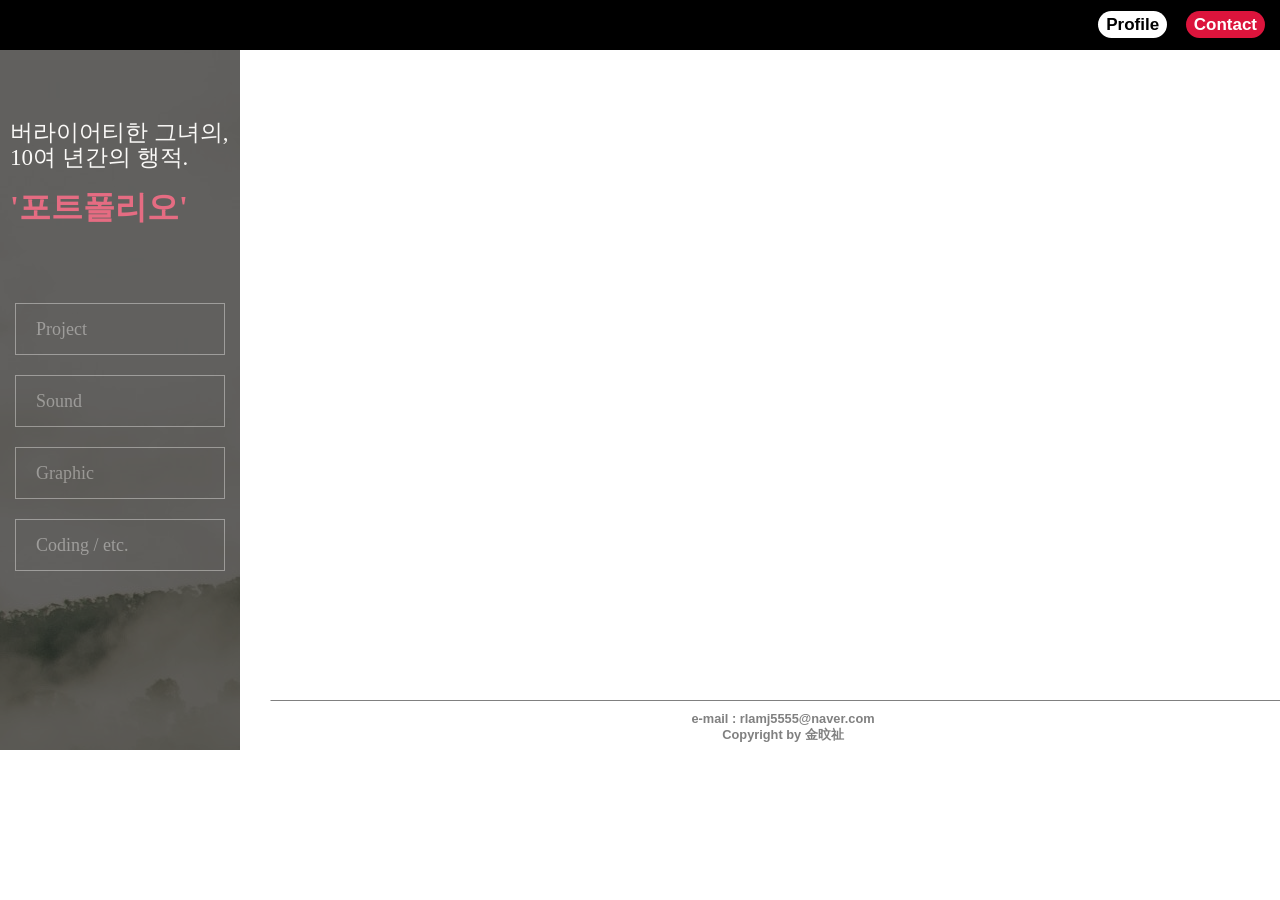
<file: sns.html>
<!DOCTYPE html>
<html lang="ko">
<head>
    <meta charset="UTF-8">
    <title>Portfolio</title>
    <link rel="shortcut icon" href="images/favicon.ico">
    <link rel="stylesheet" href="./reset.css">
    <link rel="stylesheet" href="./sns.css">
 
    <style>
    </style>
</head>
<body>
    <div id = "wrap">
    </div>
     <ul class="tp_mnu">
         <li class="contact"><a href="./contact.html">Profile</a></li>
            <li class="sns"><a href="./sns.html">Contact</a></li>
     </ul>
     
     <div class="backimg">     
     </div>
     
     <div class="left">
          <h1 class="tit">버라이어티한 그녀의, <br>10여 년간의 행적. <br><br><span class = "font">'포트폴리오'</span></h1>
          
         <ul class="left">
            <a href="./port_project.html"><li class="etc">Project</li></a>
            <a href="./port_sound.html"><li class="sound">Sound</li></a>
            <a href="#"><li class="graphic">Graphic</li></a>
            <a href="#"><li class="programming">Coding / etc.</li></a>
<!--            <a href="#"><li class="etc">etc.</li></a>-->
         </ul>
     </div>
     
     
     <div class="cent">
         
     </div>
    
     <footer>e-mail : rlamj5555@naver.com <br>Copyright by 金旼祉</footer>
  
    
</body>
</html>
</file>
<file: web_file/project_port.css>
@charset "utf-8"; 
@import url(http://ts.daumcdn.net/custom/blog/0/606/skin/images/nanumgothic.css);

#wrap{width: 100%; font-family: '함초롬바탕';}

span.top_img>img{width: 100%;  background-position: center; background-size: cover;}

span.black{display: inline-block; position: absolute;top: 0px; width:100%; height: 1010px; background-color: black; opacity: 0.6;}


div.me{position: absolute; margin-top: 30px; margin-bottom: 30px; margin-left:20px;  width: 320px;line-height: 34px; text-align: justify;  }

div.sound{position:absolute; left: 380px; margin-top: 30px; margin-bottom: 30px;  width: 760px;line-height: 34px;text-align: justify;}

div.graphic{position: absolute;left:1180px; margin-top: 30px;  margin-bottom: 30px; width: 320px;line-height: 34px; text-align: justify;}

div>h1{margin-bottom: 20px; font-size: 32px; line-height: 26px;}


div>p{font-size: 15px; line-height: 17px;}
span.life{color: crimson;}

p.me{margin-bottom: 30px;}
p.sound{margin-bottom: 30px;}
ul.tp_mnu>li{margin-right: 15px; display: inline-block; color: black; font-size: 17px;line-height: 50px;}

ul.tp_mnu>li>a{padding: 8px; padding-top: 4px; padding-bottom: 4px; color: black;font-weight: 600;18px; background-color: white; border-radius: 15px;}

ul.tp_mnu>li>a:hover{color: white; background-color: crimson; }
ul.tp_mnu{position: absolute; top: 0px; width: 100%; height: 50px; text-align: right;background-color: black;}

span.text{position: absolute; top: 450px;width: 100%; color: white; font-size: 65px;font-weight: 400; /*font-family: 'nanum';*/ text-align: center;}

span.small{position: absolute; top:600px; width: 100%;color: darkgrey; text-align:  center;line-height: 40px; font-size: 30px; font-family: '함초롬바탕'; font-weight: 300; }

span.portfolio>a{position: absolute; top: 1440px; left: 1180px; width:300px; height: 150px; color: white; font-weight: 100; padding: 10px; font-size: 30px;line-height: 30px; background-color: crimson;}

span.zoom{font-weight: 800;}
span.cont{font-size: 20px; font-weight: 400;}

span.portfolio>a:hover{background-color: dimgray;}

footer{position: absolute; top: 1700px;left: 150px; padding-top:20px;width: 80%; height: 80px; color: gray;  font-weight: 700; text-align: center; border: 1px solid transparent; border-top-color: gray;}

span.right{position: absolute; top: 980px; right: 30px; color:darkgray; font-weight: 00;}
</file>
<file: contact.css>
@charset "utf-8"; 
@import url(http://ts.daumcdn.net/custom/blog/0/606/skin/images/nanumgothic.css);

#wrap{width: 100%; height: 100%; font-family: '함초롬바탕';}

ul.tp_mnu>li{ margin-right: 15px; display: inline-block; color: black; font-size: 17px;line-height: 50px;}

ul.tp_mnu>li>a{padding: 8px; padding-top: 4px; padding-bottom: 4px; color: black;font-weight: 600;18px; background-color: white; border-radius: 15px;}

ul.tp_mnu>li.contact>a{color: white; background-color: crimson;}

ul.tp_mnu>li>a:hover{color: white; background-color: crimson; }
ul.tp_mnu{position: absolute; top: 0px; width: 100%; height: 50px; text-align: right;background-color: black;}



footer{ position:absolute;top: 700px;left: 270px; padding-top:10px;width: 80%; height: 30px; color: gray;  font-weight: 700; text-align: center; border: 1px solid transparent; border-top-color: gray;}

div.backimg{position:absolute; top: 50px; width:240px; height:700px;; background-image: url(../image_source/Photo%20by%20Tobias%20Tullius%20on%20Unsplash.jpg);}

div.left{position: absolute;top: 50px; width: 240px; height: 700px; background-color: black; opacity: 0.6;}


h1.tit{margin-top: 70px; margin-left: 10px; margin-right: 10px; color: white;font-size:23px;font-weight: 100; font-family: '함초롬바탕'; line-height: 25px}

h1.tit>span.font{color: crimson; font-size: 32px; font-weight: 700;}

ul.left{margin:80px 15px 0px;  }

ul.left>a>li{ margin-bottom: 20px; padding-left: 20px; height: 50px; font-size: 18px; font-family: 'nanum';line-height: 50px; border: 1px solid white; opacity: 0.4}

ul.left>a>li:hover{color: white; border: 1px solid white; opacity: 1;}

div.cent{position: absolute; top: 60px; left: 250px;width: 1260px; height: 630px; /*border: 1px solid crimson;*/}
</file>
<file: port_cont.css>
@charset "utf-8"; 
@import url(http://ts.daumcdn.net/custom/blog/0/606/skin/images/nanumgothic.css);

#wrap{width: 100%; height: 600px; font-family: '함초롬바탕';}

ul.tp_mnu>li{ margin-right: 15px; display: inline-block; color: black; font-size: 17px;line-height: 50px;}

ul.tp_mnu>li>a{padding: 8px; padding-top: 4px; padding-bottom: 4px; color: black;font-weight: 600;18px; background-color: white; border-radius: 15px;font-family: 'nanumgothic';}

ul.tp_mnu>li>a:hover{color: white; background-color: crimson; }
ul.tp_mnu{position: absolute; top: 0px; width: 100%; height: 50px; text-align: right;background-color: black;}
div.backimg{height: 740px; overflow-x: hidden; overflow-y:hidden;}
div.backimg>img{height: 740px; width: 1600px; }



footer{ position:absolute;top: 680px;left: 75px; padding-top:10px;width: 90%; height: 30px; color: white;  font-weight: 100; text-align: center; border: 1px solid transparent; border-top-color: white; opacity: 0.7}





h1.tit{margin-top: 70px; margin-left: 10px; margin-right: 10px; color: white;font-size:23px;font-weight: 100; font-family: '함초롬바탕'; line-height: 25px}

h1.tit>span.font{color: crimson; font-size: 32px; font-weight: 700;}



div.cent{position: absolute; top: 60px; left: 250px;width: 1260px; height: 630px; font-family: "함초롬바탕";}

p.filter{position: absolute; top: 40px;  width: 1520px; height: 700px; background-color: black; opacity: 0.4}

div.mnu>a>p{ position: absolute; top: 160px; color: white; width: 200px; height: 400px; }

div.mnu>a>p.frst{margin-left: 330px;}
div.mnu>a>p.sec{margin-left: 540px;}
div.mnu>a>p.thrd{margin-left: 750px;}
div.mnu>a>p.four{margin-left: 960px;}

span.bg,span.tx{display: block; width: 200px; height: 200px;}

span.tx{background-color: dimgrey; font-size: 28px; text-align: center; line-height: 200px;font-weight: 100; }

div.mnu>a>p>span>img{width: 200px; height: 200px;  opacity: 0;}

div.mnu>a>p:hover{border: 3px solid white;}
div.mnu>a>p:hover>span.tx{background-color: crimson; font-size: 32px;text-decoration:overline;}
div.mnu>a>p:hover>span.bg>img{opacity: 1;}


/*a>p>span.tx:hover{font-size: 32px; background-color: crimson; border: 2px solid white; border-bottom-color: transparent;}

a>p.sec>span.tx:hover{font-size: 32px; background-color: crimson; border: 2px solid white; border-top-color: transparent;}

a>p.four>span.tx:hover{font-size: 32px; background-color: crimson; border: 2px solid white; border-top-color: transparent;}

div.mnu>a>p.frst>span.bg>img{width: 200px; height: 200px; }
div.mnu>a>p.frst>span.bg:hover{border: 2px solid white;}*/
</file>
<file: port_graphic.css>
@charset "utf-8"; 
@import url(http://ts.daumcdn.net/custom/blog/0/606/skin/images/nanumgothic.css);

#wrap{width: 100%; height: 100%; font-family: '함초롬바탕';}


ul.tp_mnu>li{ margin-right: 15px; display: inline-block; color: black; font-size: 17px;line-height: 50px;}

ul.tp_mnu>li>a{padding: 8px; padding-top: 4px; padding-bottom: 4px; color: black;font-weight: 600;18px; background-color: white; border-radius: 15px;}

ul.tp_mnu>li>a:hover{color: white; background-color: crimson; }
ul.tp_mnu{position: absolute; top: 0px; width: 100%; height: 50px;font-family: 'Nanum Gothic'; text-align: right;background-color: black;}



footer{ position:absolute;top: 700px;left: 270px; padding-top:10px;width: 80%; height: 30px; color: gray;  font-weight: 700; text-align: center; border: 1px solid transparent; border-top-color: gray;}

div.backimg{position:absolute; top: 50px; width:240px; height:700px;; background-image: url(../image_source/Photo%20by%20Tobias%20Tullius%20on%20Unsplash.jpg);}

div.left{position: absolute;top: 50px; width: 240px; height: 700px; background-color: black; opacity: 0.6;}


h1.tit{margin-top: 70px; margin-left: 10px; margin-right: 10px; color: white;font-size:23px;font-weight: 100; font-family: '함초롬바탕'; line-height: 25px}

h1.tit>span.font{color: crimson; font-size: 32px; font-weight: 700;}



ul.left{margin:80px 15px 0px; }

ul.left>a>li{ margin-bottom: 20px; padding-left: 20px; height: 50px; font-size: 18px; font-family: 'nanum';line-height: 50px; border: 1px solid white; opacity: 0.4}

ul.left>a>li.graphic{color: white; border: 1px solid white; opacity: 1;}

ul.left>a>li:hover{color: white; border: 1px solid white; opacity: 1;}

div.cent{position: absolute; top: 60px; left: 250px; overflow-y: scroll; width: 1260px; height: 630px;}

div.cent>h1{margin-top: 30px; margin-left: 10px;color: crimson;font-size:45px;font-weight: 100; font-family: '함초롬바탕';}

p.reason{ margin:40px 30px ; font-size: 18px; line-height: 25px;}


div.maya{margin:50px 20px; 0; font-family: '함초롬바탕'; }
div.maya>h2{color: black; font-size: 38px; font-weight: 200;}
span.title{display: block;margin-top: 20px; color: crimson;font-size: 30px;}

div.max{margin:50px 20px; 0; font-family: '함초롬바탕';}
div.max>h2{color: black; font-size: 38px; font-weight: 200;}


div.max>p.reason{ margin-bottom: 30px;}

div.art_1{ margin-bottom: 30px; padding-bottom: 20px; border: 1px solid transparent; border-bottom-color:grey;}

div.art_2{ margin-bottom: 30px; padding-bottom: 20px; border: 1px solid transparent; border-bottom-color:grey;}

div.art_3{ margin-bottom: 30px; padding-bottom: 20px; border: 1px solid transparent; border-bottom-color:grey;}



div.max>div.art_1{ margin-bottom: 30px; margin-left: 20px; padding-bottom: 20px; border: 1px solid transparent; border-bottom-color:grey;}

div.max>div.art_2{ margin-bottom: 30px;margin-left: 20px;  padding-bottom: 20px; border: 1px solid transparent; border-bottom-color:grey;}

div.max>div.art_3{ margin-bottom: 30px;margin-left: 20px;  padding-bottom: 20px; border: 1px solid transparent; border-bottom-color:grey;}

span.space{margin-left: 83px;}
div.maya>div.art_1>img.red{position: absolute;top: 980px; left: 60px; width: 300px;}
div.maya>div.art_1>img.green-grey{position: absolute; left: 60px; top: 800px; width: 500px;}
div.maya>div.art_1>img.circle{position: absolute; top: 800px; left: 600px; width: 400px;}

div.maya>div.art_1>p{margin-top: 400px;}
img.tabaco{margin-left: 20px; width: 400px;}
img.model{position: absolute; height: 260px;}
img.mapping{height: 300px;}

p{margin-left: 20px;}

div.piano>img{width: 400px;}
img.piano_1,img.piano_3,img.piano_5{margin-left: 20px;}

div.max>h2.tit{margin-top: 60px; margin-bottom: 50px;}
div.art_3>p{margin-left: 0;}
div.art_3>img.hand_1,img.hand_2,img.hand_3, img.hand_4{width: 400px;}
</file>
<file: port_programming.css>
@charset "utf-8"; 
@import url(http://ts.daumcdn.net/custom/blog/0/606/skin/images/nanumgothic.css);

#wrap{width: 100%;  font-family: '함초롬바탕';}


ul.tp_mnu>li{ margin-right: 15px; display: inline-block; color: black; font-size: 17px;line-height: 50px;}

ul.tp_mnu>li>a{padding: 8px; padding-top: 4px; padding-bottom: 4px; color: black;font-weight: 600;18px; background-color: white; border-radius: 15px;}

ul.tp_mnu>li>a:hover{color: white; background-color: crimson; }
ul.tp_mnu{position: absolute; top: 0px; width: 100%; height: 50px; text-align: right;background-color: black; font-family: 'Nanum Gothic';}


footer{ position:absolute;top: 700px;left: 270px; padding-top:10px;width: 80%; height: 30px; color: gray;  font-weight: 700; text-align: center;  background-color: white; border: 1px solid transparent; border-top-color: gray;}

div.backimg{position:absolute; top: 50px; width:240px; height:700px;; background-image: url(../image_source/Photo%20by%20Tobias%20Tullius%20on%20Unsplash.jpg);}

div.left{position: absolute;top: 50px; width: 240px; height: 700px; background-color: black; opacity: 0.6;}


h1.tit{margin-top: 70px; margin-left: 10px; margin-right: 10px; color: white;font-size:23px;font-weight: 100; font-family: '함초롬바탕'; line-height: 25px}

h1.tit>span.font{color: crimson; font-size: 32px; font-weight: 700;}

ul.left{margin:80px 15px 0px; }

ul.left>a>li{ margin-bottom: 20px; padding-left: 20px; height: 50px; font-size: 18px; font-family: 'nanum';line-height: 50px; border: 1px solid white; opacity: 0.4}

ul.left>a>li.programming{color: white; border: 1px solid white; opacity: 1;}

ul.left>a>li:hover{color: white; border: 1px solid white; opacity: 1;}

div.cent{position: absolute; top: 60px; left: 250px; overflow-y: scroll; width: 1260px; height: 630px;}

div.cent>h1{margin-top: 30px; margin-left: 10px;color: crimson;font-size:45px;font-weight: 100; font-family: '함초롬바탕';}



p.reason{ margin:30px 30px 0; font-size: 18px; font-family: 'Nanum Gothic'; line-height: 25px;}

div.programming>h2{margin-top: 50px; margin-left: 60px; color: black; font-size: 38px; font-weight: 200;}

div.py>img{ position: absolute; margin-left: 80px;  margin-top: 40px; display: block; width: 400px; height: 250px;}




div.py>p.desc{position: relative;  left: 600px; top: 40px;
    padding-left:100px; border: 1px solid transparent; border-left-color: grey; width: 500px; height: 250px;}

div.py>p.desc>span.title{color: crimson;font-size: 30px;}

div.code{position: absolute; margin-left: 30px; margin-top: 70px; }
div.code>h2.title{display: block;  color: crimson;font-weight: 200; font-size: 25px;}
div.code>h2.title_2,h2.title_3,h2.title_4,h2.title_5,h2.title_6,h2.title_7,h2.title_8,h2.title_9,h2.title_10,h2.title_11,h2.title_12,h2.title_13,h2.title_14,h2.title_15,h2.title_16{display: block;  margin-top: 30px; color: crimson;font-weight: 200; font-size: 25px;}


div.code>p{position: relative; padding: 10px; overflow-y: scroll; width: 450px; height: 200px; border: 1px solid grey;}

div.code>p.code_2,p.code_4,p.code_6{ top: -283px; left:650px;}
div.code>p.code_1,p.code_3,p.code_5{left:50px;}
div.code>h2.title_2, h2.title_4, h2.title_6{position: relative;  top: -283px; left:650px; }


div.code>h2.title, h2.title_3, h2.title_5{position: relative; left:50px; }

h2.title_3{top: -280px;}
p.code_3{top:-280px;}

h2.title_5,h2.title_4{top: -560px;}
p.code_5,p.code_4{top: -560px;}

h2.title_6{top: -840px;}
p.code_6{top: -840px;}

div.code>h2.title_7{position: relative; top:-840px; left: 50px;}
div.code>p.code_7{position: relative; top: -840px; left: 50px;}


div.code>h2.title_8{position: relative; top: -1124px; left: 650px;}
div.code>p.code_8{position: relative; top: -1124px; left: 650px;}

div.code>h2.title_9{position: relative; top: -1124px; left: 50px;}
div.code>p.code_9{position: relative; top: -1124px; left: 50px;}

div.code>h2.title_10{position: relative; top: -1410px; left: 650px;}
div.code>p.code_10{position: relative; top: -1410px; left: 650px;}

div.code>p.code_11{position: relative; top: -1410px; left: 650px;}

div.code>p.code_12{position: relative; top: -1690px; left: 50px;}

div.code>p.code_13{position: relative; top: -1690px; left: 50px;}

div.code>p.code_14{position: relative; top: -1974px; left: 650px;}

div.code>h2.title_14{position: relative; top: -1974px; left: 650px;}

div.code>p.code_15{position: relative; top: -1974px; left: 50px;}

div.code>h2.title_15{position: relative; top: -1974px; left: 50px;}

div.code>p.code_16{position: relative; top: -2258px; left: 650px;
    }

div.code>h2.title_16{position: relative; top: -2258px; left: 650px;}

div.code>h2.title_13{position: relative; top: -1690px; left: 50px;}
div.code>h2.title_11{position: relative; top: -1410px; left: 650px;}

div.code>h2.title_12{position: relative; top: -1690px; left: 50px;}
</file>
<file: sns.css>
@charset "utf-8"; 
@import url(http://ts.daumcdn.net/custom/blog/0/606/skin/images/nanumgothic.css);

#wrap{width: 100%; height: 100%; font-family: '함초롬바탕';}

ul.tp_mnu>li{ margin-right: 15px; display: inline-block; color: black; font-size: 17px;line-height: 50px;}

ul.tp_mnu>li>a{padding: 8px; padding-top: 4px; padding-bottom: 4px; color: black;font-weight: 600;18px; background-color: white; border-radius: 15px;}

ul.tp_mnu>li.sns>a{color: white; background-color: crimson;}

ul.tp_mnu>li>a:hover{color: white; background-color: crimson; }
ul.tp_mnu{position: absolute; top: 0px; width: 100%; height: 50px; text-align: right;background-color: black;}



footer{ position:absolute;top: 700px;left: 270px; padding-top:10px;width: 80%; height: 30px; color: gray;  font-weight: 700; text-align: center; border: 1px solid transparent; border-top-color: gray;}

div.backimg{position:absolute; top: 50px; width:240px; height:700px;; background-image: url(../image_source/Photo%20by%20Tobias%20Tullius%20on%20Unsplash.jpg);}

div.left{position: absolute;top: 50px; width: 240px; height: 700px; background-color: black; opacity: 0.6;}


h1.tit{margin-top: 70px; margin-left: 10px; margin-right: 10px; color: white;font-size:23px;font-weight: 100; font-family: '함초롬바탕'; line-height: 25px}

h1.tit>span.font{color: crimson; font-size: 32px; font-weight: 700;}

ul.left{margin:80px 15px 0px;  }

ul.left>a>li{ margin-bottom: 20px; padding-left: 20px; height: 50px; font-size: 18px; font-family: 'nanum';line-height: 50px; border: 1px solid white; opacity: 0.4}

ul.left>a>li:hover{color: white; border: 1px solid white; opacity: 1;}

div.cent{position: absolute; top: 60px; left: 250px;width: 1260px; height: 630px;/* border: 1px solid grey;*/}
</file>
